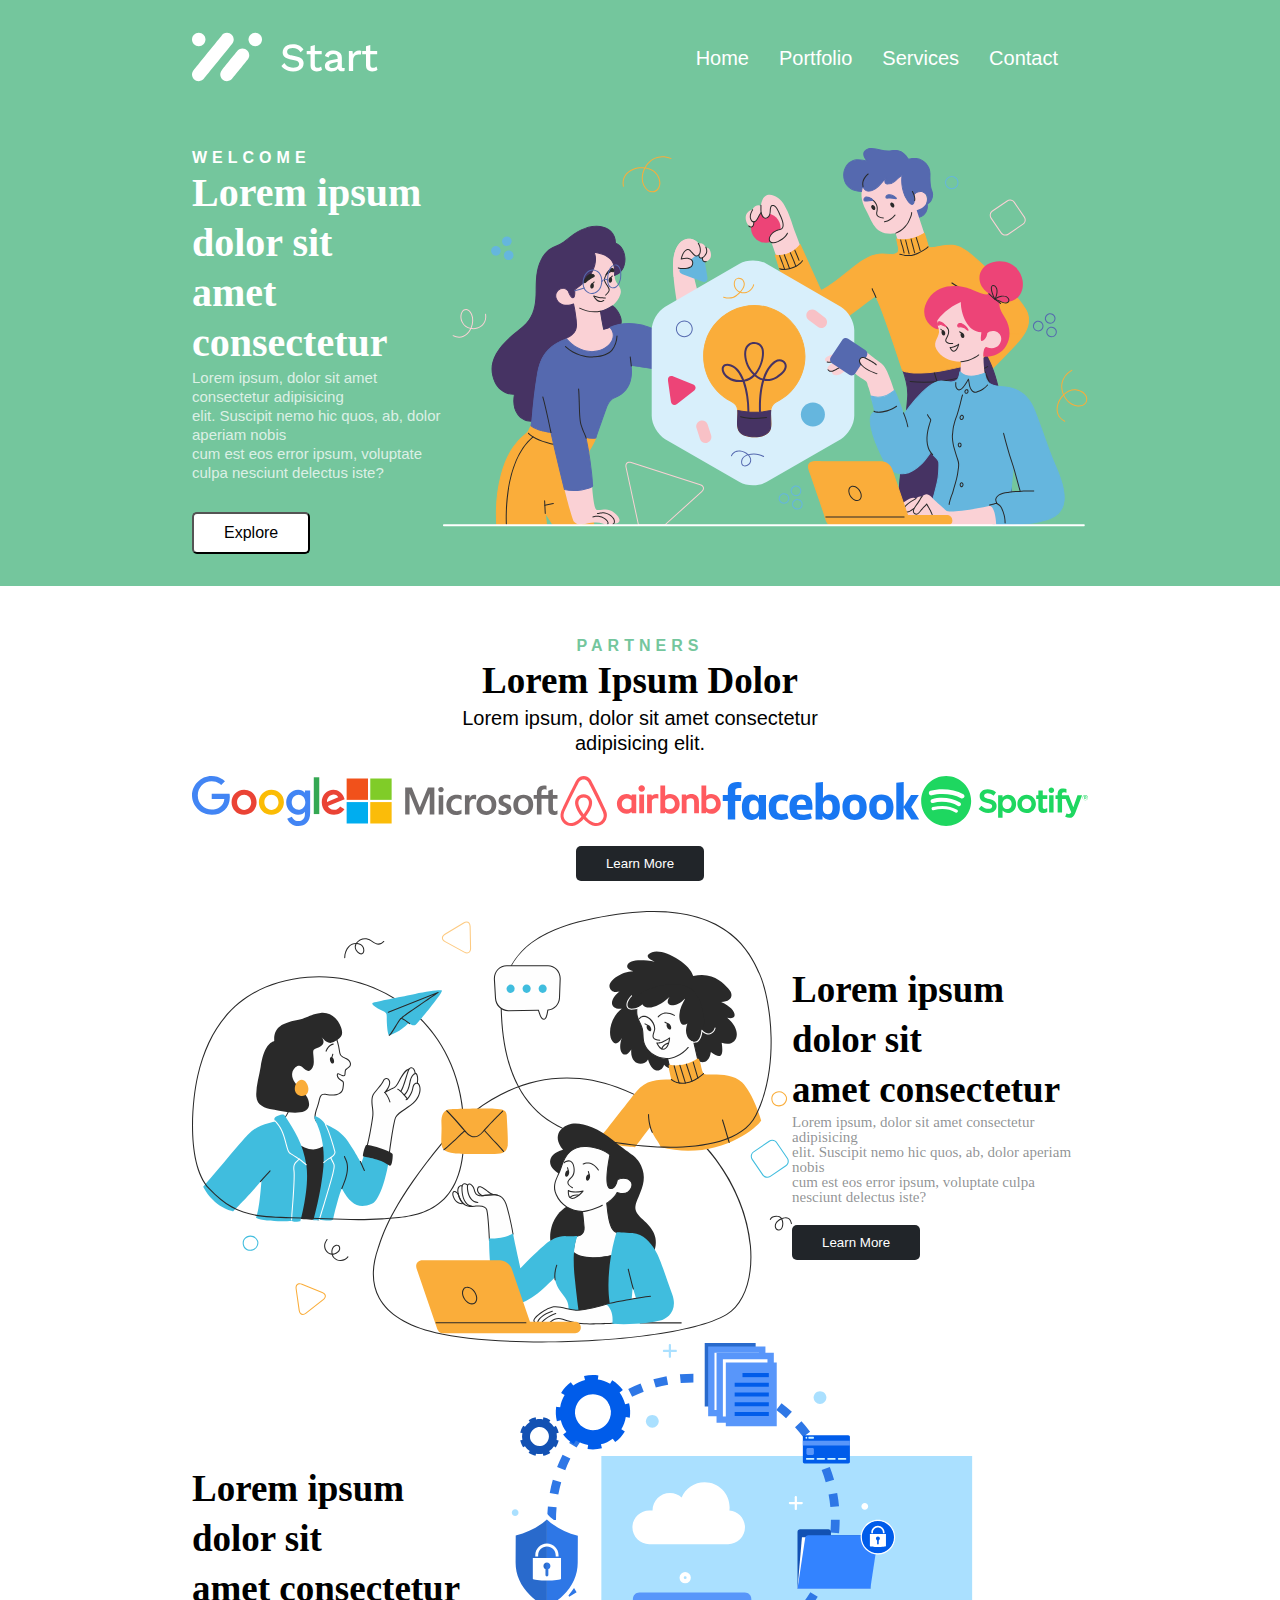
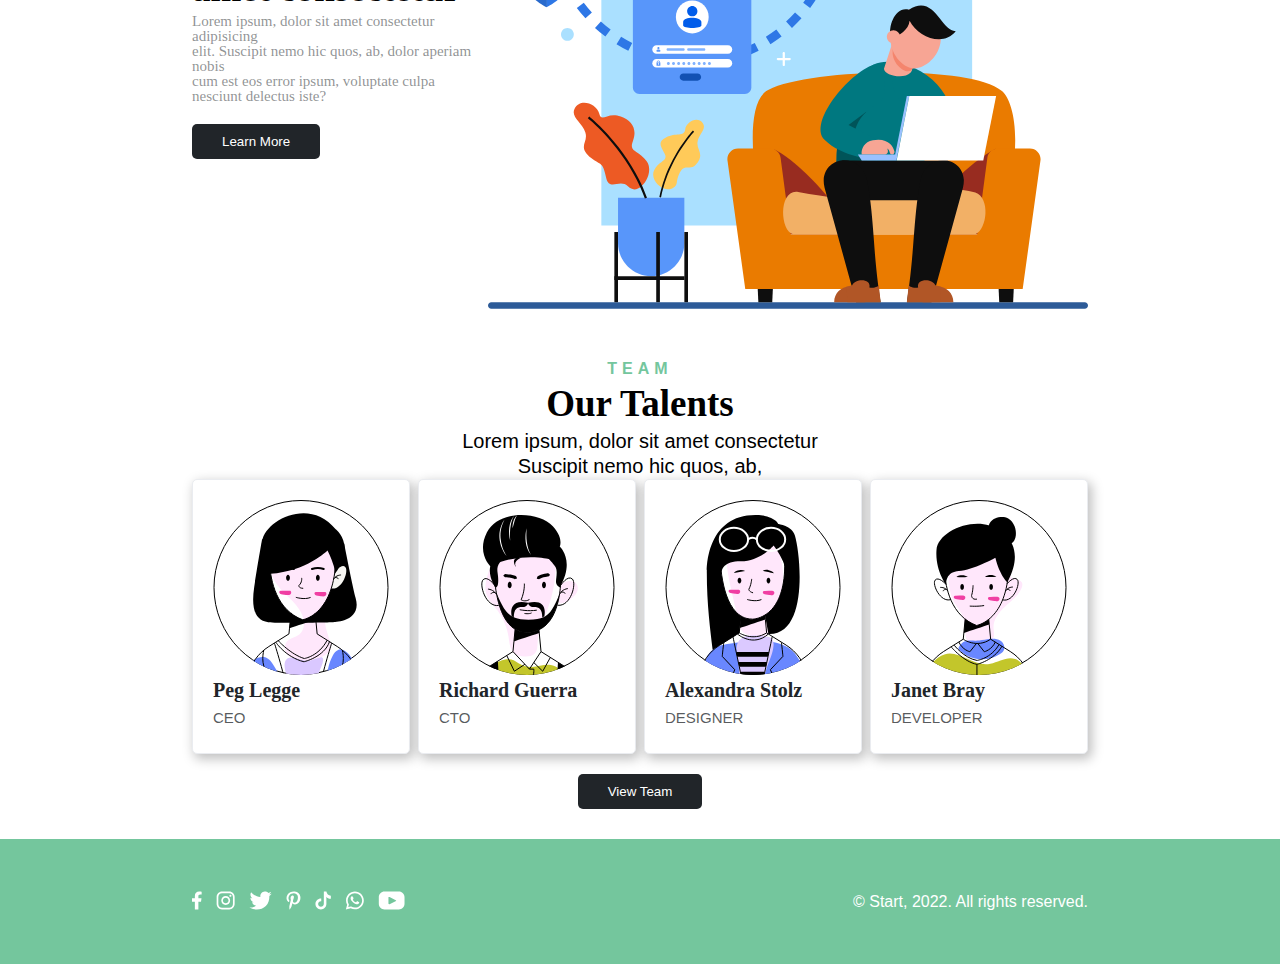
<file: index.html>
<!DOCTYPE html>
<html lang="en">

<head>
    <meta charset="UTF-8">
    <meta name="viewport" content="width=device-width, initial-scale=1.0">
    <title>Start</title>
    <link rel="stylesheet" href="reset.css">
    <link rel="stylesheet" href="style.css">
    <link rel="stylesheet" href="media.css">

</head>

<body>
    <header>
        <div class="main-box">
            <div class="box-wrapper">
                <a class="logo" href="index.html"><img src="Frame%204.svg" alt="logo"></a>
                <nav>
                    <ul class="box2 navigation">
                        <li><a href="index.html">Home</a></li>
                        <li><a href="portfolio.html">Portfolio</a></li>
                        <li><a href="services.html">Services</a></li>
                        <li><a href="contact.css">Contact</a></li>
                    </ul>
                </nav>
            </div>
            <div class="text-image-container">
                <div class="text-container">
                    <h3 class="title1">WELCOME</h3>
                    <h1 class="title2">Lorem ipsum dolor sit<br> amet consectetur </h1>
                    <p class="Para1">Lorem ipsum, dolor sit amet consectetur adipisicing<br>
                        elit. Suscipit nemo hic quos, ab, dolor aperiam nobis<br>
                        cum est eos error ipsum, voluptate culpa nesciunt delectus iste?</p>
                    <button class="icon-button" onclick="window.location.href='#'">
                        Explore
                    </button>
                </div>
                <div class="image-container2">
                    <img class="image" src="Group.svg" alt="image2">
                </div>
            </div>
        </div>
    </header>

    <div class="first-main-container">
        <div class="second-main-container">
            <span class="main-title">PARTNERS</span>
            <h1 class="main-title2">Lorem Ipsum Dolor</h1>
            <p class="main-title3">Lorem ipsum, dolor sit amet consectetur<br>adipisicing elit.</p>
            <div class="content-container">
                <div class="image-list">
                    <img src="XMLID_24_.svg" alt="google">
                    <img src="XMLID_1_.svg" alt="microsoft">
                    <img src="XMLID_1_j.svg" alt="airbnb">
                    <img src="hhh.svg" alt="facebook">
                    <img src="XMLID_1_f.svg" alt="spotify">
                </div>
                <button class="icon-button2" onclick="window.location.href='#'">
                    Learn More
                </button>
            </div>
        </div>
    </div>

    <section>
        <div class="third-section">
            <img src="gg.svg" alt="photo">
            <div class="text-section">
                <h2 class="main-title2">Lorem ipsum dolor sit<br> amet consectetur </h2>
                <p class="Para2">Lorem ipsum, dolor sit amet consectetur adipisicing<br>
                    elit. Suscipit nemo hic quos, ab, dolor aperiam nobis<br>
                    cum est eos error ipsum, voluptate culpa nesciunt delectus iste?</p>
                <button class="icon-button2" onclick="window.location.href='#'">
                    Learn More
                </button>
            </div>
        </div>
    </section>

    <section>
        <div class="third-section">
            <div class="text-section">
                <h2 class="main-title2">Lorem ipsum dolor sit<br> amet consectetur </h2>
                <p class="Para2">Lorem ipsum, dolor sit amet consectetur adipisicing<br>
                    elit. Suscipit nemo hic quos, ab, dolor aperiam nobis<br>
                    cum est eos error ipsum, voluptate culpa nesciunt delectus iste?</p>
                <button class="icon-button2" onclick="window.location.href='#'">
                    Learn More
                </button>
            </div>
            <img src="sdasd.svg" alt="photo">
        </div>
    </section>
    <div class="footer-container">
        <div class="second-main-container">
            <span class="main-title">TEAM</span>
            <h1 class="main-title2">Our Talents</h1>
            <p class="main-title3">Lorem ipsum, dolor sit amet consectetur<br>
                Suscipit nemo hic quos, ab,</p>
            <div class="image-container">
                <div class="column">
                    <div class="image-item">
                        <img src="Group%2014.svg" alt="photo">
                        <div class="text-container">
                            <span>Peg Legge</span><br>
                            <span class="position">CEO</span><br>
                        </div>
                    </div>
                    <div class="image-item">
                        <img src="Group%2015.svg" alt="photo">
                        <div class="text-container">
                            <span>Richard Guerra</span><br>
                            <span class="position">CTO</span><br>
                        </div>
                    </div>
                    <div class="image-item">
                        <img src="Group%2015d.svg" alt="photo">
                        <div class="text-container">
                            <span>Alexandra Stolz</span><br>
                            <span class="position">DESIGNER</span><br>
                        </div>
                    </div>
                    <div class="image-item">
                        <img src="Group%2015fd.svg" alt="photo">
                        <div class="text-container">
                            <span>Janet Bray</span><br>
                            <span class="position">DEVELOPER</span><br>
                        </div>
                    </div>
                </div>
                <button class="icon-button2" onclick="window.location.href='#'">
                    View Team
                </button>
            </div>
        </div>
    </div>
    <footer>
        <div class="footer-cont">
            <div class="footer-wrapper">
                <nav class="footer-nav">
                    <img src="Group%2033.svg" alt="facebook">
                    <img src="Group%2034.svg" alt="instagram">
                    <img src="Group%2035.svg" alt="Twitter">
                    <img src="Group%2036.svg" alt="pinterest">
                    <img src="Group%2037.svg" alt="tik-tok">
                    <img src="Group%2038.svg" alt="whatsapp">
                    <img src="Group%2039.svg" alt="youtube">
                </nav>
                <p class="footer-par">© Start, 2022. All rights reserved.</p>
            </div>
        </div>
    </footer>
</body>

</html>
</file>
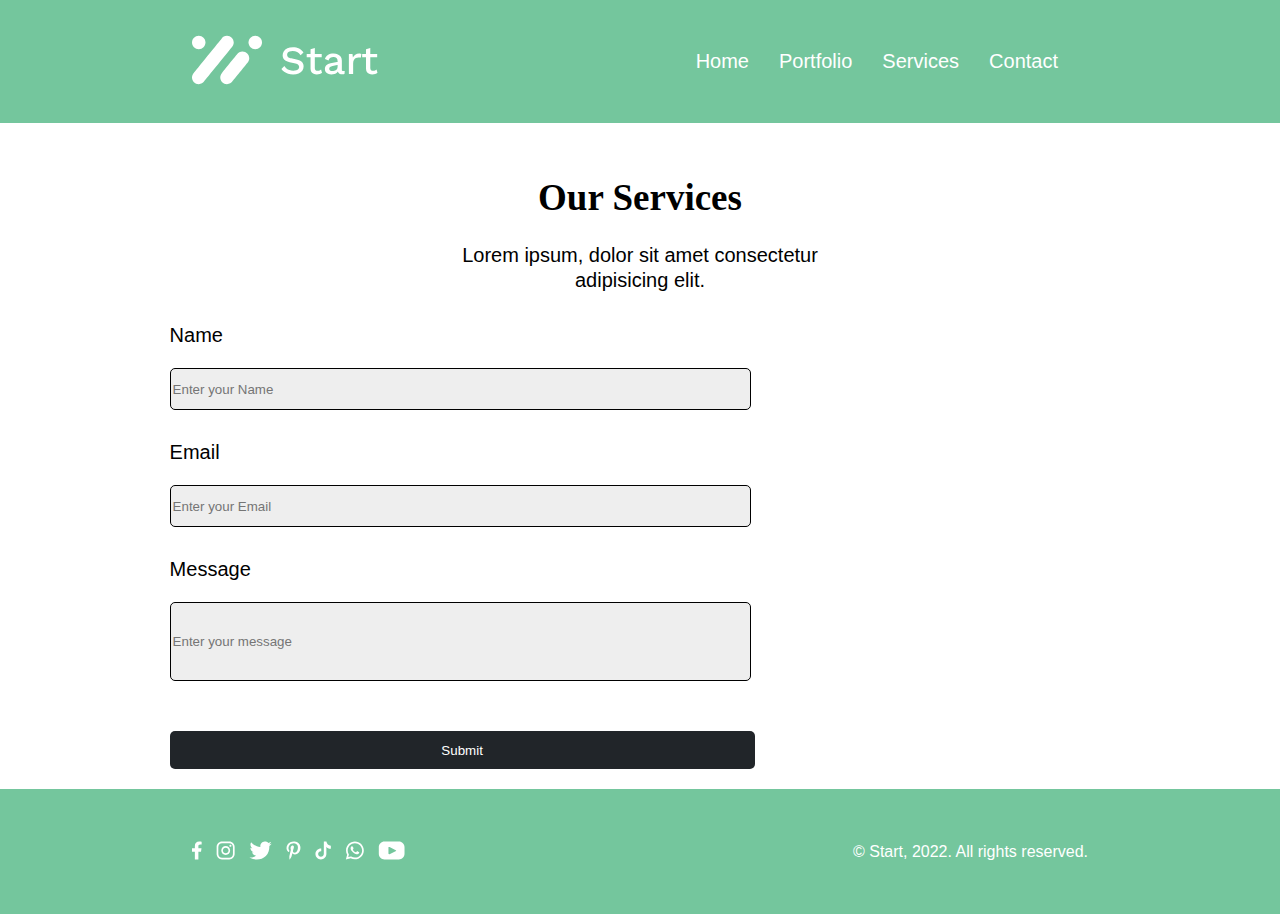
<file: contact.html>
<!DOCTYPE html>
<html lang="en">

<head>
    <meta charset="UTF-8">
    <meta name="viewport" content="width=device-width, initial-scale=1.0">
    <title>Document</title>
    <link rel="stylesheet" href="reset.css">
    <link rel="stylesheet" href="contact.css">
    <link rel="stylesheet" href="media.css">
</head>

<body>
    <header>
        <div class="main-box">
            <div class="box-wrapper">
                <a class="logo" href="index.html"><img src="Frame%204.svg" alt="logo"></a>
                <nav>
                    <ul class="box2 navigation">
                        <li><a href="index.html">Home</a></li>
                        <li><a href="portfolio.html">Portfolio</a></li>
                        <li><a href="services.html">Services</a></li>
                        <li><a href="contact.html">Contact</a></li>
                    </ul>
                </nav>
            </div>
        </div>
    </header>
    <div class="first-main-container">
        <div class="second-main-container">
            <h1 class="main-title2">Our Services</h1>
            <p class="main-title3">Lorem ipsum, dolor sit amet consectetur<br>
                adipisicing elit.</p>
        </div>
    </div>
    <div class="section">
        <div class="middle-container">
            <div class="input-container">
                <label>Name</label>
                <input type="text" id="password1" placeholder="Enter your Name">
                <label>Email</label>
                <input type="email" id="password2" placeholder="Enter your Email">
                <label>Message</label>
                <input type="text" id="password3" placeholder="Enter your message">
                <button class="icon-button2" onclick="window.location.href='#'">
                    Submit
                </button>
            </div>
            <div class="map-container">
                <iframe
                    src="https://www.google.com/maps/embed?pb=!1m18!1m12!1m3!1d6131180.950093144!2d-104.96582198157628!3d41.37971807825497!2m3!1f0!2f0!3f0!3m2!1i1024!2i768!4f13.1!3m3!1m2!1s0x87938dc8b50cfced%3A0xa127900c0ff30ac4!2sNebraska%2C%20USA!5e0!3m2!1sen!2sge!4v1702405926732!5m2!1sen!2sge"
                    width="600" height="450" style="border:0;" allowfullscreen="" loading="lazy"
                    referrerpolicy="no-referrer-when-downgrade"></iframe>
            </div>
        </div>
    </div>
    <footer>
        <div class="footer-cont">
            <div class="footer-wrapper">
                <nav class="footer-nav">
                    <img src="Group%2033.svg" alt="facebook">
                    <img src="Group%2034.svg" alt="instagram">
                    <img src="Group%2035.svg" alt="Twitter">
                    <img src="Group%2036.svg" alt="pinterest">
                    <img src="Group%2037.svg" alt="tik-tok">
                    <img src="Group%2038.svg" alt="whatsapp">
                    <img src="Group%2039.svg" alt="youtube">
                </nav>
                <p class="footer-par">© Start, 2022. All rights reserved.</p>
            </div>
        </div>
    </footer>
</body>

</html>
</file>
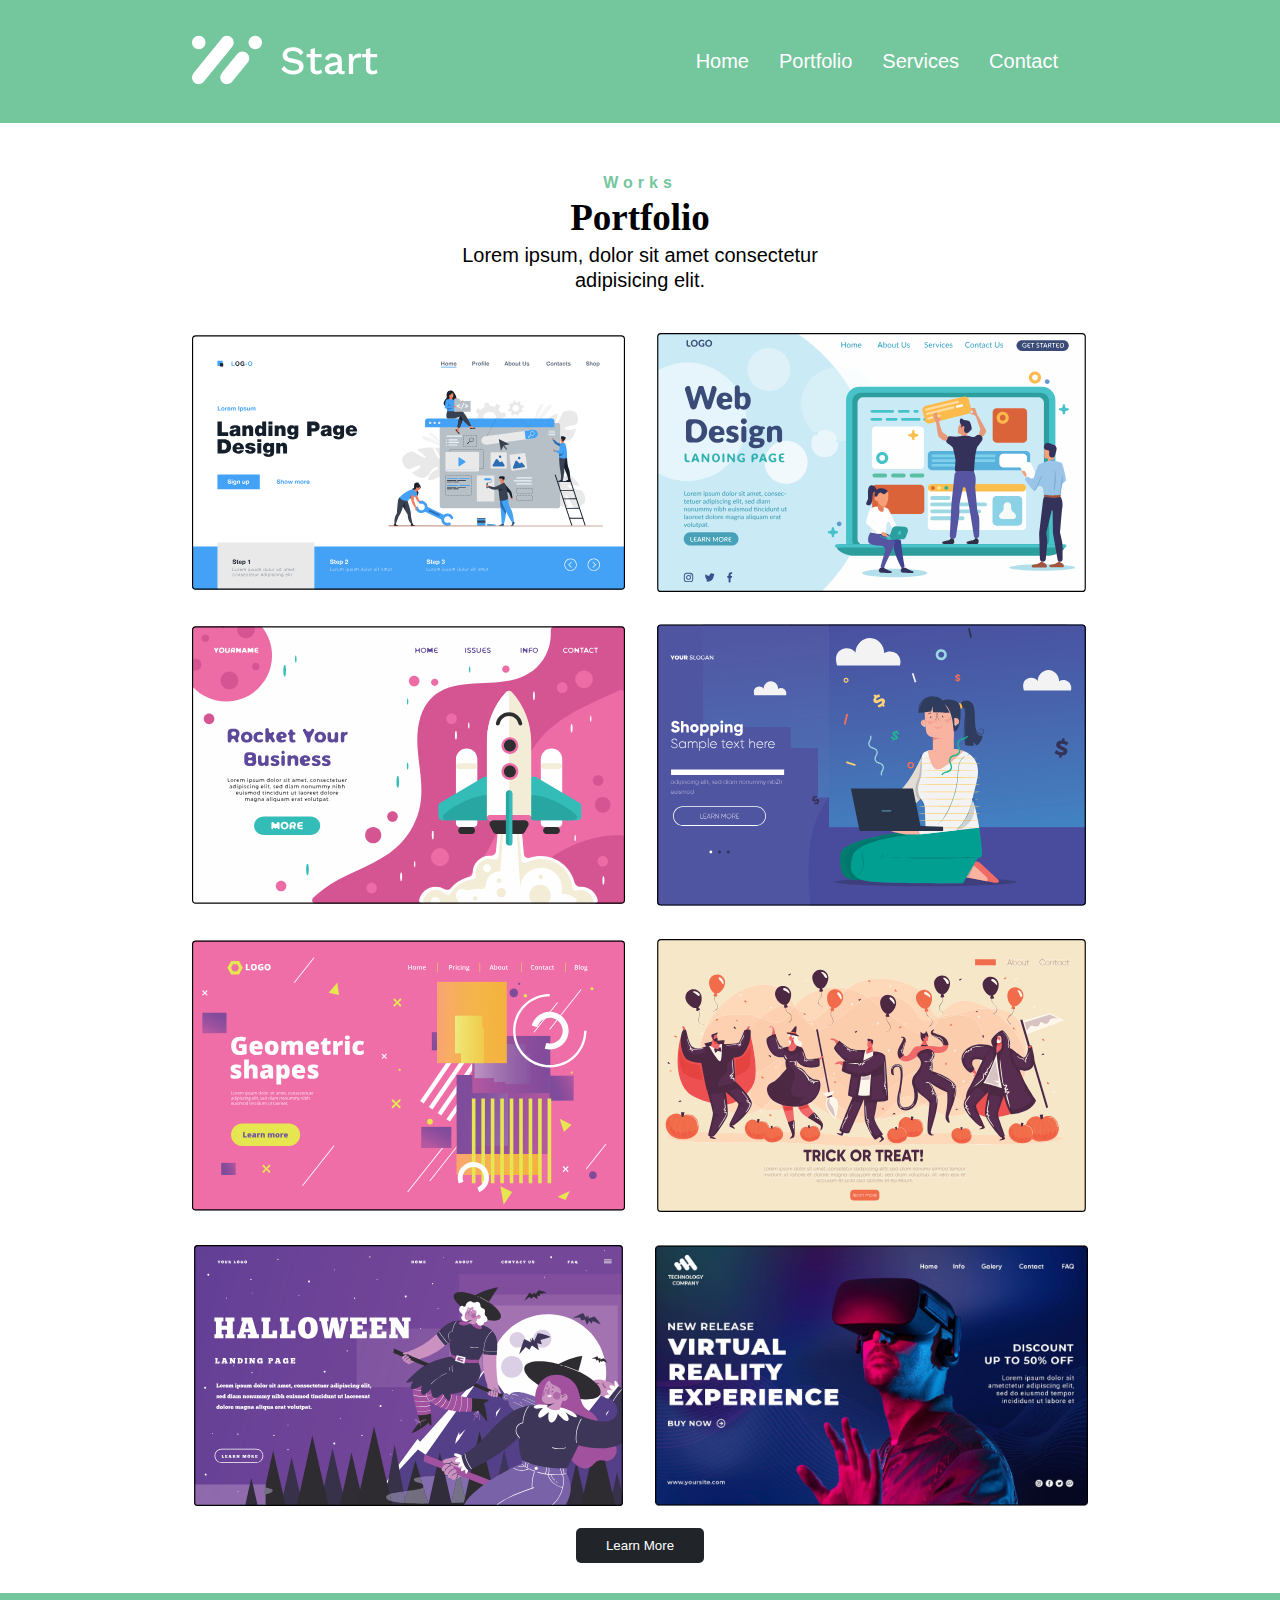
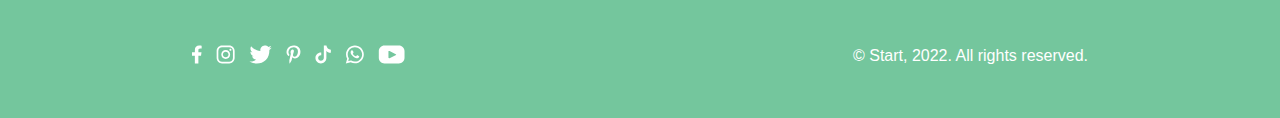
<file: portfolio.html>
<!DOCTYPE html>
<html lang="en">

<head>
    <meta charset="UTF-8">
    <meta name="viewport" content="width=device-width, initial-scale=1.0">
    <title>Document</title>
    <link rel="stylesheet" href="reset.css">
    <link rel="stylesheet" href="portfolio.css">
    <link rel="stylesheet" href="media.css">
</head>

<body>
    <header>
        <div class="main-box">
            <div class="box-wrapper">
                <a class="logo" href="index.html"><img src="Frame%204.svg" alt="logo"></a>
                <nav>
                    <ul class="box2 navigation">
                        <li><a href="index.html">Home</a></li>
                        <li><a href="portfolio.html">Portfolio</a></li>
                        <li><a href="services.html">Services</a></li>
                        <li><a href="contact.html">Contact</a></li>
                    </ul>
                </nav>
            </div>
        </div>
    </header>
    <div class="first-main-container">
        <div class="second-main-container">
            <span class="main-title">Works</span>
            <h1 class="main-title2">Portfolio</h1>
            <p class="main-title3">Lorem ipsum, dolor sit amet consectetur<br>
                adipisicing elit.</p>
        </div>
    </div>
    <div class="section">
        <div class="image-container">
            <div class="image-wrapper">
                <img src="dscdscd%201.svg" alt="Image 1">
                <img src="Frame%2042.svg" alt="Image 2">
                <img src="three.svg" alt="Image 3">
                <img src="four.svg" alt="Image 4">
                <img src="five.svg" alt="Image 5">
                <img src="six.svg" alt="Image 6">
                <img src="seven.svg" alt="Image 7">
                <img src="eight.png" alt="Image 8">
            </div>
        </div>
        <button class="icon-button2" onclick="window.location.href='#'">
            Learn More
        </button>
    </div>
    <footer>
        <div class="footer-cont">
            <div class="footer-wrapper">
                <nav class="footer-nav">
                    <img src="Group%2033.svg" alt="facebook">
                    <img src="Group%2034.svg" alt="instagram">
                    <img src="Group%2035.svg" alt="Twitter">
                    <img src="Group%2036.svg" alt="pinterest">
                    <img src="Group%2037.svg" alt="tik-tok">
                    <img src="Group%2038.svg" alt="whatsapp">
                    <img src="Group%2039.svg" alt="youtube">
                </nav>
                <p class="footer-par">© Start, 2022. All rights reserved.</p>
            </div>
        </div>
    </footer>
</body>

</html>
</file>
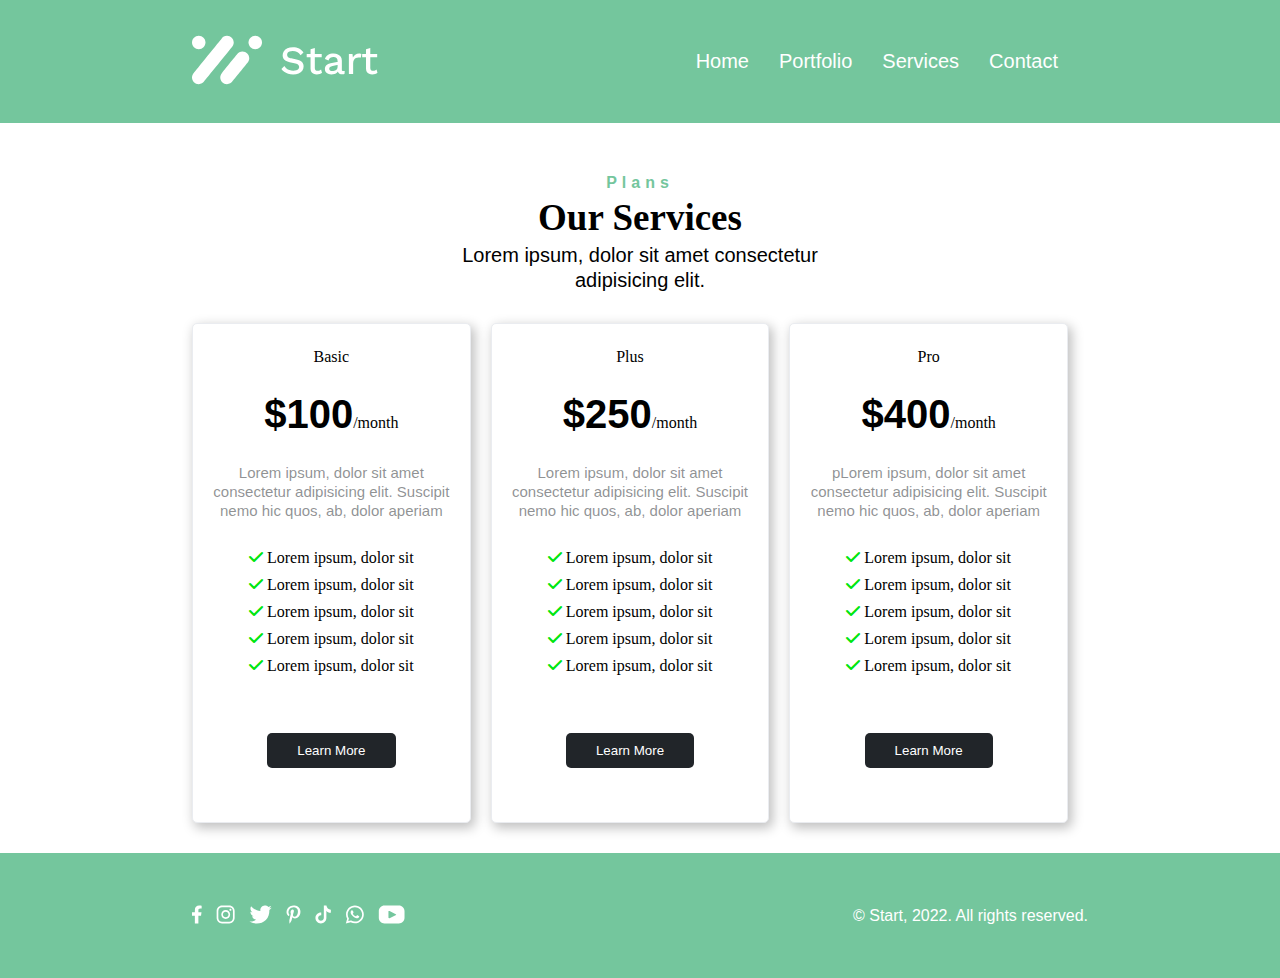
<file: services.html>
<!DOCTYPE html>
<html lang="en">

<head>
    <meta charset="UTF-8">
    <meta name="viewport" content="width=device-width, initial-scale=1.0">
    <title>Document</title>
    <link rel="stylesheet" href="reset.css">
    <link rel="stylesheet" href="services.css">
    <link rel="stylesheet" href="media.css">
    <link rel="stylesheet" href="https://cdnjs.cloudflare.com/ajax/libs/font-awesome/6.0.0/css/all.min.css">
</head>
<body>
    <header>
        <div class="main-box">
            <div class="box-wrapper">
                <a class="logo" href="index.html"><img src="Frame%204.svg" alt="logo"></a>
                <nav>
                    <ul class="box2 navigation">
                        <li><a href="index.html">Home</a></li>
                        <li><a href="portfolio.html">Portfolio</a></li>
                        <li><a href="services.html">Services</a></li>
                        <li><a href="contact.html">Contact</a></li>
                    </ul>
                </nav>
            </div>
        </div>
    </header>    
    <div class="first-main-container">
        <div class="second-main-container">
            <span class="main-title">Plans</span>
            <h1 class="main-title2">Our Services</h1>
            <p class="main-title3">Lorem ipsum, dolor sit amet consectetur<br>
                adipisicing elit.</p>
        </div>
    </div>
    <div class="section">
        <div class="main-container">
            <div class="child-container">
                <p>Basic</p>
                <p><b class="bold">$100</b>/month</p>
                <p class="prg">Lorem ipsum, dolor sit amet<br>
                    consectetur adipisicing elit. Suscipit<br>
                    nemo hic quos, ab, dolor aperiam</p>
                <div class="additional-container">
                    <div>
                        <i class="fa-solid fa-check"></i>
                        <span>Lorem ipsum, dolor sit </span>
                    </div>
                    <div>
                        <i class="fas fa-check"></i>
                        <span>Lorem ipsum, dolor sit </span>
                    </div>
                    <div>
                        <i class="fas fa-check"></i>
                        <span>Lorem ipsum, dolor sit </span>
                    </div>
                    <div>
                        <i class=" fas fa-check"></i>
                        <span>Lorem ipsum, dolor sit </span>
                    </div>
                    <div>
                        <i class="fas fa-check"></i>
                        <span>Lorem ipsum, dolor sit </span>
                    </div>
                </div>
                <button class="icon-button2" onclick="window.location.href='#'">
                    Learn More
                </button>
            </div>
            <div class="child-container">
                <p>Plus</p>
                <p><b class="bold">$250</b>/month</p>
                <p class="prg">Lorem ipsum, dolor sit amet<br>
                    consectetur adipisicing elit. Suscipit<br>
                    nemo hic quos, ab, dolor aperiam</p>
                <div class="additional-container">
                    <div>
                        <i class="fas fa-check"></i>
                        <span>Lorem ipsum, dolor sit </span>
                    </div>
                    <div>
                        <i class="fas fa-check"></i>
                        <span>Lorem ipsum, dolor sit </span>
                    </div>
                    <div>
                        <i class="fas fa-check"></i>
                        <span>Lorem ipsum, dolor sit </span>
                    </div>
                    <div>
                        <i class=" fas fa-check"></i>
                        <span>Lorem ipsum, dolor sit </span>
                    </div>
                    <div>
                        <i class="fas fa-check"></i>
                        <span>Lorem ipsum, dolor sit </span>
                    </div>
                </div>
                <button class="icon-button2" onclick="window.location.href='#'">
                    Learn More
                </button>
            </div>
            <div class="child-container">
                <h3>Pro</h3>
                <p><b class="bold">$400</b>/month</p>
                <p class="prg">pLorem ipsum, dolor sit amet<br>
                    consectetur adipisicing elit. Suscipit<br>
                    nemo hic quos, ab, dolor aperiam</p>
                <div class="additional-container">
                    <div>
                        <i class="fas fa-check"></i>
                        <span>Lorem ipsum, dolor sit </span>
                    </div>
                    <div>
                        <i class="fas fa-check"></i>
                        <span>Lorem ipsum, dolor sit </span>
                    </div>
                    <div>
                        <i class="fas fa-check"></i>
                        <span>Lorem ipsum, dolor sit </span>
                    </div>
                    <div>
                        <i class=" fas fa-check"></i>
                        <span>Lorem ipsum, dolor sit </span>
                    </div>
                    <div>
                        <i class="fas fa-check"></i>
                        <span>Lorem ipsum, dolor sit </span>
                    </div>
                </div>
                <button class="icon-button2" onclick="window.location.href='#'">
                    Learn More
                </button>
            </div>
        </div>
    </div>
    <footer>
        <div class="footer-cont">
            <div class="footer-wrapper">
                <nav class="footer-nav">
                    <img src="Group%2033.svg" alt="facebook">
                    <img src="Group%2034.svg" alt="instagram">
                    <img src="Group%2035.svg" alt="Twitter">
                    <img src="Group%2036.svg" alt="pinterest">
                    <img src="Group%2037.svg" alt="tik-tok">
                    <img src="Group%2038.svg" alt="whatsapp">
                    <img src="Group%2039.svg" alt="youtube">
                </nav>
                <p class="footer-par">© Start, 2022. All rights reserved.</p>
            </div>
        </div>
    </footer>
</body>
</html>
</file>
<file: style.css>
.main-box {
    display: flex;
    justify-content: center;
    align-items: flex-start;
    background: rgba(116, 198, 157, 1);
    width: 100%;
    height: 586px;
    flex-direction: column;
}
@keyframes bounce {
    0%, 20%, 50%, 80%, 100% {
        transform: translateY(0);
    }
    40% {
        transform: translateY(-20px);
    }
    60% {
        transform: translateY(-10px);
    }
}
.icon-button {
    animation: bounce 1s infinite;
    transition: background-color 0.3s;
}
.box-wrapper {
    display: flex;
    justify-content: space-between;
    width: 70%;
    margin: auto;
}

.box-wrapper nav {
    margin: auto 0;
}

.box2 {
    text-align: center;
    list-style: none;
    display: flex;
}

.navigation {
    display: flex;
    align-items: center;
    font-family: Arial, Helvetica, sans-serif;
    font-size: 20px;
    line-height: 25px;
    letter-spacing: 0px;
}

.navigation a {
    margin-right: 30px;
    text-decoration: none;
    color: rgba(255, 255, 255, 1);
}

.navigation a:hover {
    color: #007906;
}

.text-image-container {
    display: flex;
    margin-top: 20px;
    margin: auto;
    width: 70%;
    justify-content: space-between;
}

.title1 {
    font-family: Arial, Helvetica, sans-serif;
    font-size: 16px;
    font-weight: 700;
    line-height: 20px;
    letter-spacing: 5px;
    color: rgba(255, 255, 255, 1);
}

.title2 {
    font-family: 'Times New Roman', Times, serif;
    font-size: 40px;
    font-weight: 700;
    line-height: 50px;
    color: rgba(255, 255, 255, 1);
}

.Para1 {
    font-family: Arial, Helvetica, sans-serif;
    font-size: 15px;
    font-weight: 400;
    line-height: 19px;
    color: rgba(255, 255, 255, 0.75);
    padding-bottom: 30px;
}

.icon-button {
    align-items: center;
    justify-content: center;
    padding: 10px;
    padding-left: 30px;
    padding-right: 30px;
    background-color: #ffffff;
    color: rgb(0, 0, 0);
    text-decoration: none;
    font-size: 16px;
    cursor: pointer;
    border-radius: 5px;
}

.icon-button:hover {
    background-color: #45a049;
}

.first-main-container {
    display: flex;
    text-align: center;
    justify-content: center;

}

.second-main-container {
    display: flex;
    flex-direction: column;
    padding-top: 50px;
    width: 70%;
    justify-content: center;
}

.main-title {
    font-family: Arial, Helvetica, sans-serif;
    font-size: 16px;
    font-weight: 700;
    line-height: 20px;
    letter-spacing: 5px;
    color: rgba(116, 198, 157, 1);
}

.main-title2 {
    font-size: 37px;
    font-weight: 700;
    line-height: 50px;
}

.main-title3 {
    font-family: Arial, Helvetica, sans-serif;
    font-size: 20px;
    line-height: 25px;
}

.image-list {
    display: flex;
    justify-content: space-between;
    padding-top: 20px;
}

.icon-button2 {
    background: rgba(33, 37, 41, 1);
    color: rgba(255, 255, 255, 1);
    cursor: pointer;
    border: none;
    border-radius: 5px;
    align-items: center;
    justify-content: center;
    padding: 10px;
    padding-left: 30px;
    padding-right: 30px;
    margin-top: 20px;
    margin-bottom: 30px;
}

.icon-button2:hover {
    background-color: #45a049;
}

.third-section {
    display: flex;
    align-items: center;
    justify-content: space-between;
    width: 70%;
    margin: auto;
}

.title4 {
    font-size: 24px;
    font-weight: bold;
}

.Para2 {
    font-size: 15px;
    color: rgba(33, 37, 41, 0.5);
}

.footer-container {
    display: flex;
    text-align: center;
    justify-content: center;
}

.footer-image-list {
    display: flex;
    justify-content: space-between;
}

.image-item {
    border: 1px solid rgba(234, 236, 240, 1);
    border-radius: 5px;
    background: #FFF;
    padding: 20px;
    box-shadow: 3px 4px 12px 1px rgba(0, 0, 0, 0.25);
}

.column {
    display: flex;
    justify-content: space-between;
}

.position {
    font-family: Arial, Helvetica, sans-serif;
    font-size: 15px;
    font-weight: 400;
    line-height: 30px;
    color: rgba(33, 37, 41, 0.75);
}

span {
    font-family: 'Times New Roman', Times, serif;
    font-size: 20px;
    color: rgba(33, 37, 41, 1);
    font-weight: 700;
    line-height: 125%;
}

.text-container {
    text-align: left;
}

.footer-cont {
    background-image: url(bgg.png);
    width: 100%;
    height: 125px;
    display: flex;
    align-items: center;
    justify-content: space-between;
}

.footer-wrapper {
    display: flex;
    align-items: center;
    margin: auto;
    justify-content: space-between;
    width: 70%;
}

.footer-nav {
    list-style: none;
}

.footer-nav img {
    margin-right: 10px;
}

.footer-par {
    color: white;
    font-family: Arial, Helvetica, sans-serif;
}
</file>
<file: media.css>
@media only screen and (max-width: 375px) {
    .box-wrapper,
    .text-image-container {
        flex-direction: column;
        align-items: center;
        width: 100%;
    }

    .navigation {
        flex-direction: column;
        align-items: center;
        text-align: center;
    }

    .navigation a {
        margin: 0;
        margin-bottom: 10px;
    }

    .image-list {
        flex-direction: column;
        align-items: center;
    }

    .footer-wrapper {
        flex-direction: column;
        align-items: center;
        text-align: center;
    }

    .footer-nav {
        margin-top: 10px;
    }

    .footer-nav img {
        margin: 0;
        margin-right: 0;
        margin-bottom: 10px;
    }
    .main-box,
    .first-main-container,
    .second-main-container,
    .footer-cont,
    .section {
        width: 100%;
    }

    .box-wrapper {
        width: 100%;
        margin: auto;
    }

    .icon-button2 {
        max-width: none;
    }
}
</file>
<file: contact.css>
body {
    display: flex;
    flex-direction: column;
    justify-content: space-between;
    height: 100vh;
}

.main-box {
    display: flex;
    justify-content: center;
    align-items: flex-start;
    background: rgba(116, 198, 157, 1);
    width: 100%;
    height: 123px;
    flex-direction: column;
}

.box-wrapper {
    display: flex;
    justify-content: space-between;
    width: 70%;
    margin: auto;
}

.box-wrapper nav {
    margin: auto 0;
}

.box2 {
    text-align: center;
    list-style: none;
    display: flex;
}

.navigation {
    display: flex;
    align-items: center;
    font-family: Arial, Helvetica, sans-serif;
    font-size: 20px;
    line-height: 25px;
    letter-spacing: 0px;
}

.navigation a {
    margin-right: 30px;
    text-decoration: none;
    color: rgba(255, 255, 255, 1);
}

.navigation a:hover {
    color: #007906;
}

.text-image-container {
    display: flex;
    margin-top: 20px;
    margin: auto;
    width: 70%;
    justify-content: space-between;
}

.footer-cont {
    background-image: url(bgg.png);
    width: 100%;
    height: 125px;
    display: flex;
    align-items: center;
    justify-content: space-between;
}

.first-main-container {
    display: flex;
    text-align: center;
    justify-content: center;
    margin-bottom: 30px;
}

.second-main-container {
    display: flex;
    flex-direction: column;
    padding-top: 50px;
    width: 70%;
    justify-content: center;
}

.main-title2 {
    font-size: 37px;
    font-weight: 700;
    line-height: 50px;
    padding-bottom: 20px;
}

.main-title3 {
    font-family: Arial, Helvetica, sans-serif;
    font-size: 20px;
    line-height: 25px;
}

.section {
    display: flex;
    flex-direction: column;
    align-items: center;
    justify-content: center;
    height: 100vh;
}

.input-container {
    display: flex;
    width: 55%;
    flex-direction: column;
    align-items: flex-start;
    gap: 20px;
}

.input-container input {
    width: 575px;
    height: 38px;
    margin-bottom: 10px;
    border-radius: 5px;
    border: 1px solid #000;
    background: #EEE;
}

.input-container input[type="text"]#password3 {
    width: 575px;
    height: 75px;
}

label {
    font-family: Arial, Helvetica, sans-serif;
    color: #000;
font-feature-settings: 'clig' off, 'liga' off;
font-size: 20px;
font-style: normal;
font-weight: 400;
line-height: 125%;
}

.middle-container {
    display: flex;
    justify-content: center;
    width: 70%;
    text-align: center;
}

.map-container {
    display: flex;
    width: 50%;
}

.icon-button2 {
    background: rgba(33, 37, 41, 1);
    color: rgba(255, 255, 255, 1);
    cursor: pointer;
    border: none;
    border-radius: 5px;
    padding: 10px;
    margin-top: 20px;
    margin-bottom: 20px;
    width: 585px;
    height: 38px;
}

.icon-button2:hover {
    background-color: #45a049;
}

.footer-cont {
    background-image: url(bgg.png);
    width: 100%;
    height: 125px;
    display: flex;
    align-items: center;
    justify-content: space-between;
}

.footer-wrapper {
    display: flex;
    align-items: center;
    margin: auto;
    justify-content: space-between;
    width: 70%;
}

.footer-nav {
    list-style: none;
}

.footer-nav img {
    margin-right: 10px;
}

.footer-par {
    color: white;
    font-family: Arial, Helvetica, sans-serif;
}
</file>
<file: portfolio.css>
.main-box {
    display: flex;
    justify-content: center;
    align-items: flex-start;
    background: rgba(116, 198, 157, 1);
    width: 100%;
    height: 123px;
    flex-direction: column;
}

.box-wrapper {
    display: flex;
    justify-content: space-between;
    width: 70%;
    margin: auto;
}

.box-wrapper nav{
    margin: auto 0;
}

.box2 {
    text-align: center;
    list-style: none;
    display: flex;
}

.navigation {
    display: flex;
    align-items: center;
    font-family: Arial, Helvetica, sans-serif;
    font-size: 20px;
    line-height: 25px;
    letter-spacing: 0px;
}

.navigation a {
    margin-right: 30px;
    text-decoration: none;
    color: rgba(255, 255, 255, 1);
}

.navigation a:hover {
    color: #007906;
}
.first-main-container {
    display: flex;
    text-align: center;
    justify-content: center;
}

.second-main-container {
    display: flex;
    flex-direction: column;
    padding-top: 50px;
    width: 70%;
    justify-content: center;
}

.main-title {
    font-family: Arial, Helvetica, sans-serif;
    font-size: 16px;
    font-weight: 700;
    line-height: 20px;
    letter-spacing: 5px;
    color: rgba(116, 198, 157, 1);
}

.main-title2 {
    font-size: 37px;
    font-weight: 700;
    line-height: 50px;
}

.main-title3 {
    font-family: Arial, Helvetica, sans-serif;
    font-size: 20px;
    line-height: 25px;
}

.image-container {
    margin-top: 40px;
    display: flex;
    justify-content: space-between;
    align-items: center;
    width: 70%;
    flex-direction: column;
}

.image-wrapper {
    width: 100%;
    justify-content: center;
    display: grid;
    grid-template-columns: repeat(2, 1fr);
    gap: 30px;
}

.image-wrapper img{
    width: 100%;
    height: 99%;
}

.icon-button2 {
    background: rgba(33, 37, 41, 1);
    color: rgba(255, 255, 255, 1);
    cursor: pointer;
    border: none;
    border-radius: 5px;
    padding: 10px;
    padding-left: 30px;
    padding-right: 30px;
    margin-top: 20px;
    margin-bottom: 30px;
}

.icon-button2:hover {
    background-color: #45a049;
}

.section {
    display: flex;
    flex-direction: column;
    align-items: center;
    justify-content: center;
    height: 100%;
}
.footer-cont {
    background-image: url(bgg.png);
    width: 100%;
    height: 125px;
    display: flex;
    align-items: center;
    justify-content: space-between;
}

.footer-wrapper {
    display: flex;
    align-items: center;
    margin: auto;
    justify-content: space-between;
    width: 70%;
}

.footer-nav {
    list-style: none;
}

.footer-nav img {
    margin-right: 10px;
}

.footer-par {
    color: white;
    font-family: Arial, Helvetica, sans-serif;
}
</file>
<file: services.css>
body{
    display: flex;
    flex-direction: column;
    justify-content: space-between;
    height: 100vh;
}
.main-box {
    display: flex;
    justify-content: center;
    align-items: flex-start;
    background: rgba(116, 198, 157, 1);
    width: 100%;
    height: 123px;
    flex-direction: column;
}

.box-wrapper {
    display: flex;
    justify-content: space-between;
    width: 70%;
    margin: auto;
}

.box-wrapper nav{
    margin: auto 0;
}

.box2 {
    text-align: center;
    list-style: none;
    display: flex;
}

.navigation {
    display: flex;
    align-items: center;
    font-family: Arial, Helvetica, sans-serif;
    font-size: 20px;
    line-height: 25px;
    letter-spacing: 0px;
}

.navigation a {
    margin-right: 30px;
    text-decoration: none;
    color: rgba(255, 255, 255, 1);
}

.navigation a:hover {
    color: #007906;
}
.text-image-container {
    display: flex;
    margin-top: 20px;
    margin: auto;
    width: 70%;
    justify-content: space-between;
}

.footer-cont {
    background-image: url(bgg.png);
    width: 100%;
    height: 125px;
    display: flex;
    align-items: center;
    justify-content: space-between;
}

.first-main-container {
    display: flex;
    text-align: center;
    justify-content: center;
    margin-bottom: 30px;
}

.second-main-container {
    display: flex;
    flex-direction: column;
    padding-top: 50px;
    width: 70%;
    justify-content: center;
}

.main-title {
    font-family: Arial, Helvetica, sans-serif;
    font-size: 16px;
    font-weight: 700;
    line-height: 20px;
    letter-spacing: 5px;
    color: rgba(116, 198, 157, 1);
}

.main-title2 {
    font-size: 37px;
    font-weight: 700;
    line-height: 50px;
}

.main-title3 {
    font-family: Arial, Helvetica, sans-serif;
    font-size: 20px;
    line-height: 25px;
}

.main-container {
    width: 70%;
    margin: 0 auto;
    display: flex;
    justify-content: space-between;
    margin-bottom: 30px;
}

.child-container {
    flex: 1;
    max-width: 350px;
    height: 500px;
    border: 1px solid #ccc;
    padding: 10px;
    box-sizing: border-box;
    text-align: center;
    margin-right: 20px;
    border: 1px solid rgba(234, 236, 240, 1);
    border-radius: 5px;
    background: #FFF;
    box-shadow: 3px 4px 12px 1px rgba(0, 0, 0, 0.25);
    display: flex;
    flex-direction: column;
    justify-content: space-around;
    align-items: center;
}
.additional-container div {
    margin-bottom: 10px;
}
.bold{
    font-size: 2rem;
    font-weight: bolder;
    font-size: 40px;
    font-family: Arial, Helvetica, sans-serif;
}
.prg{
font-family: Arial, Helvetica, sans-serif;
font-size: 15px;
font-weight: 400;
line-height: 19px;
color: rgba(33, 37, 41, 0.5);


}
.icon-button2 {
    background: rgba(33, 37, 41, 1);
    color: rgba(255, 255, 255, 1);
    cursor: pointer;
    border: none;
    border-radius: 5px;
    padding: 10px;
    padding-left: 30px;
    padding-right: 30px;
    margin-top: 20px;
    margin-bottom: 30px;
    width: 50%;
}

.icon-button2:hover {
    background-color: #45a049;
}

i {
    color: #00e60f;
}

.footer-cont {
    background-image: url(bgg.png);
    width: 100%;
    height: 125px;
    display: flex;
    align-items: center;
    justify-content: space-between;
}

.footer-wrapper {
    display: flex;
    align-items: center;
    margin: auto;
    justify-content: space-between;
    width: 70%;
}

.footer-nav {
    list-style: none;
}

.footer-nav img {
    margin-right: 10px;
}

.footer-par {
    color: white;
    font-family: Arial, Helvetica, sans-serif;
}
</file>
